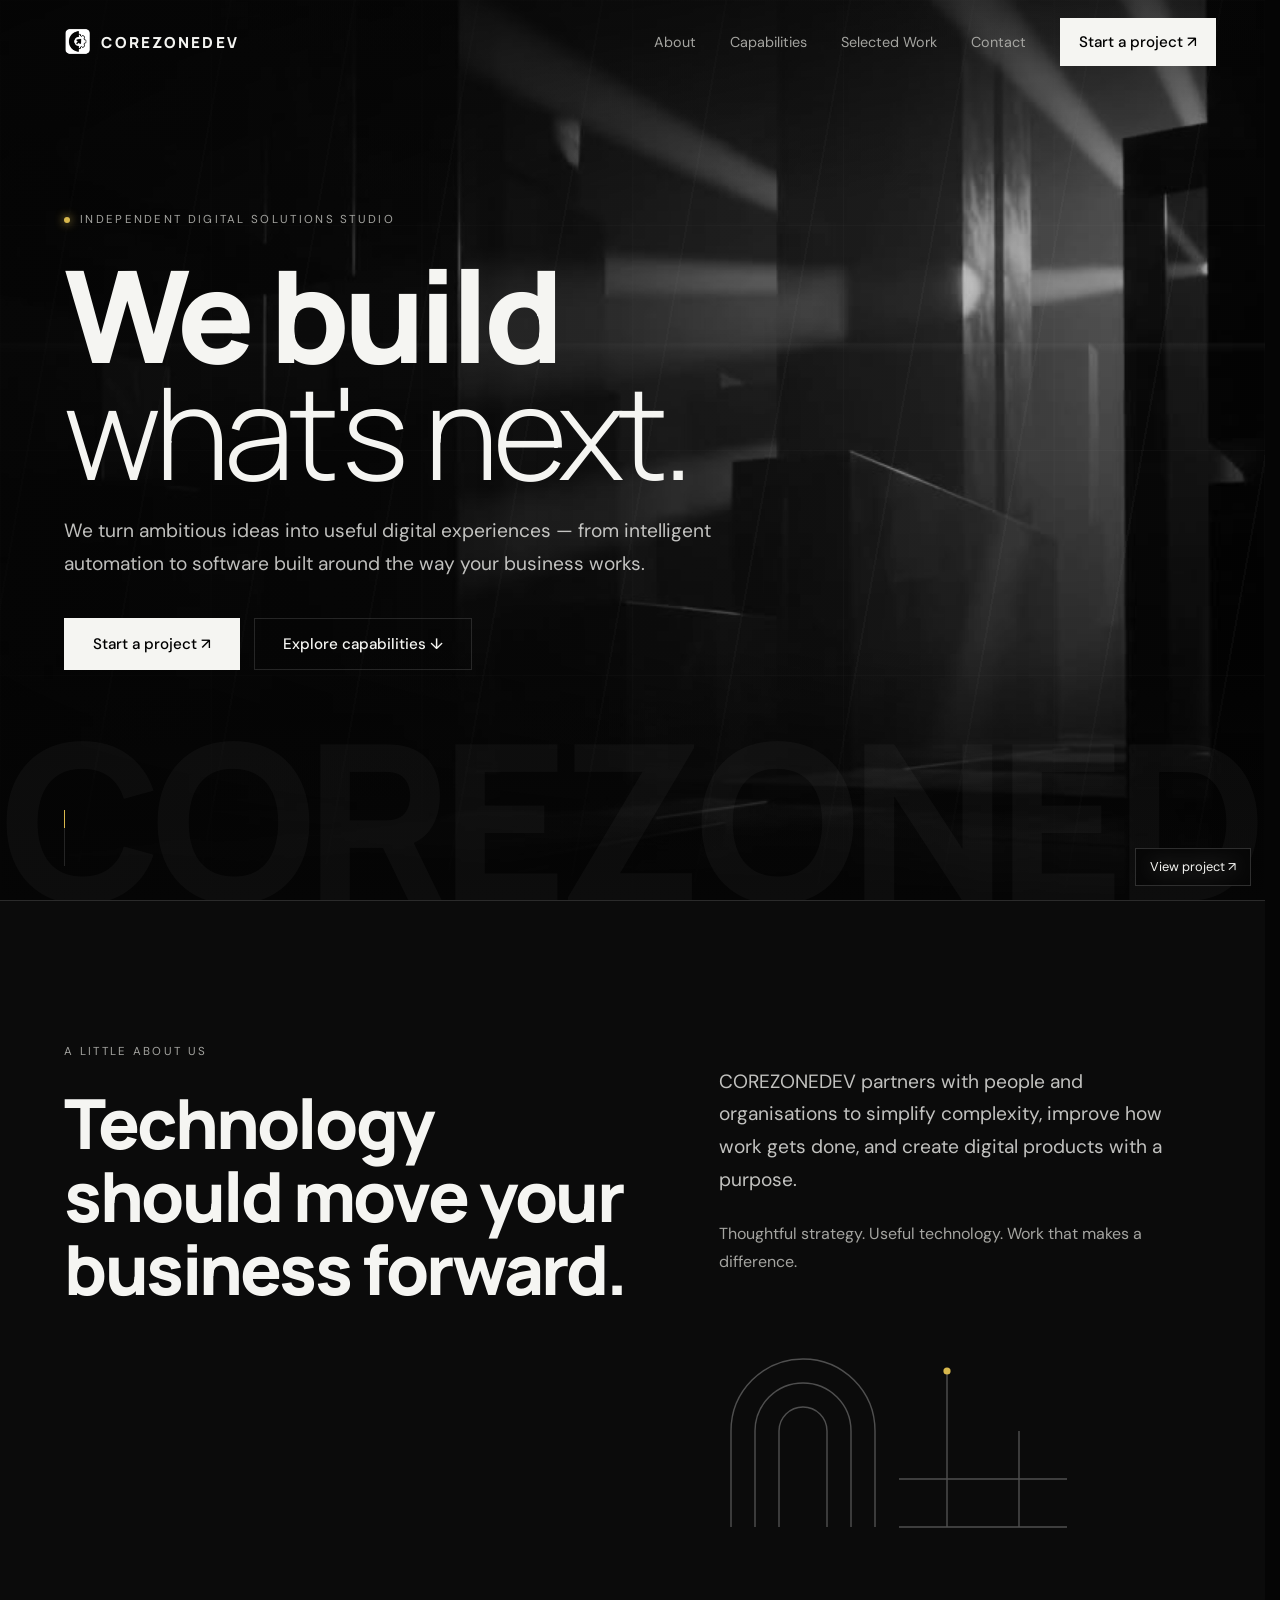
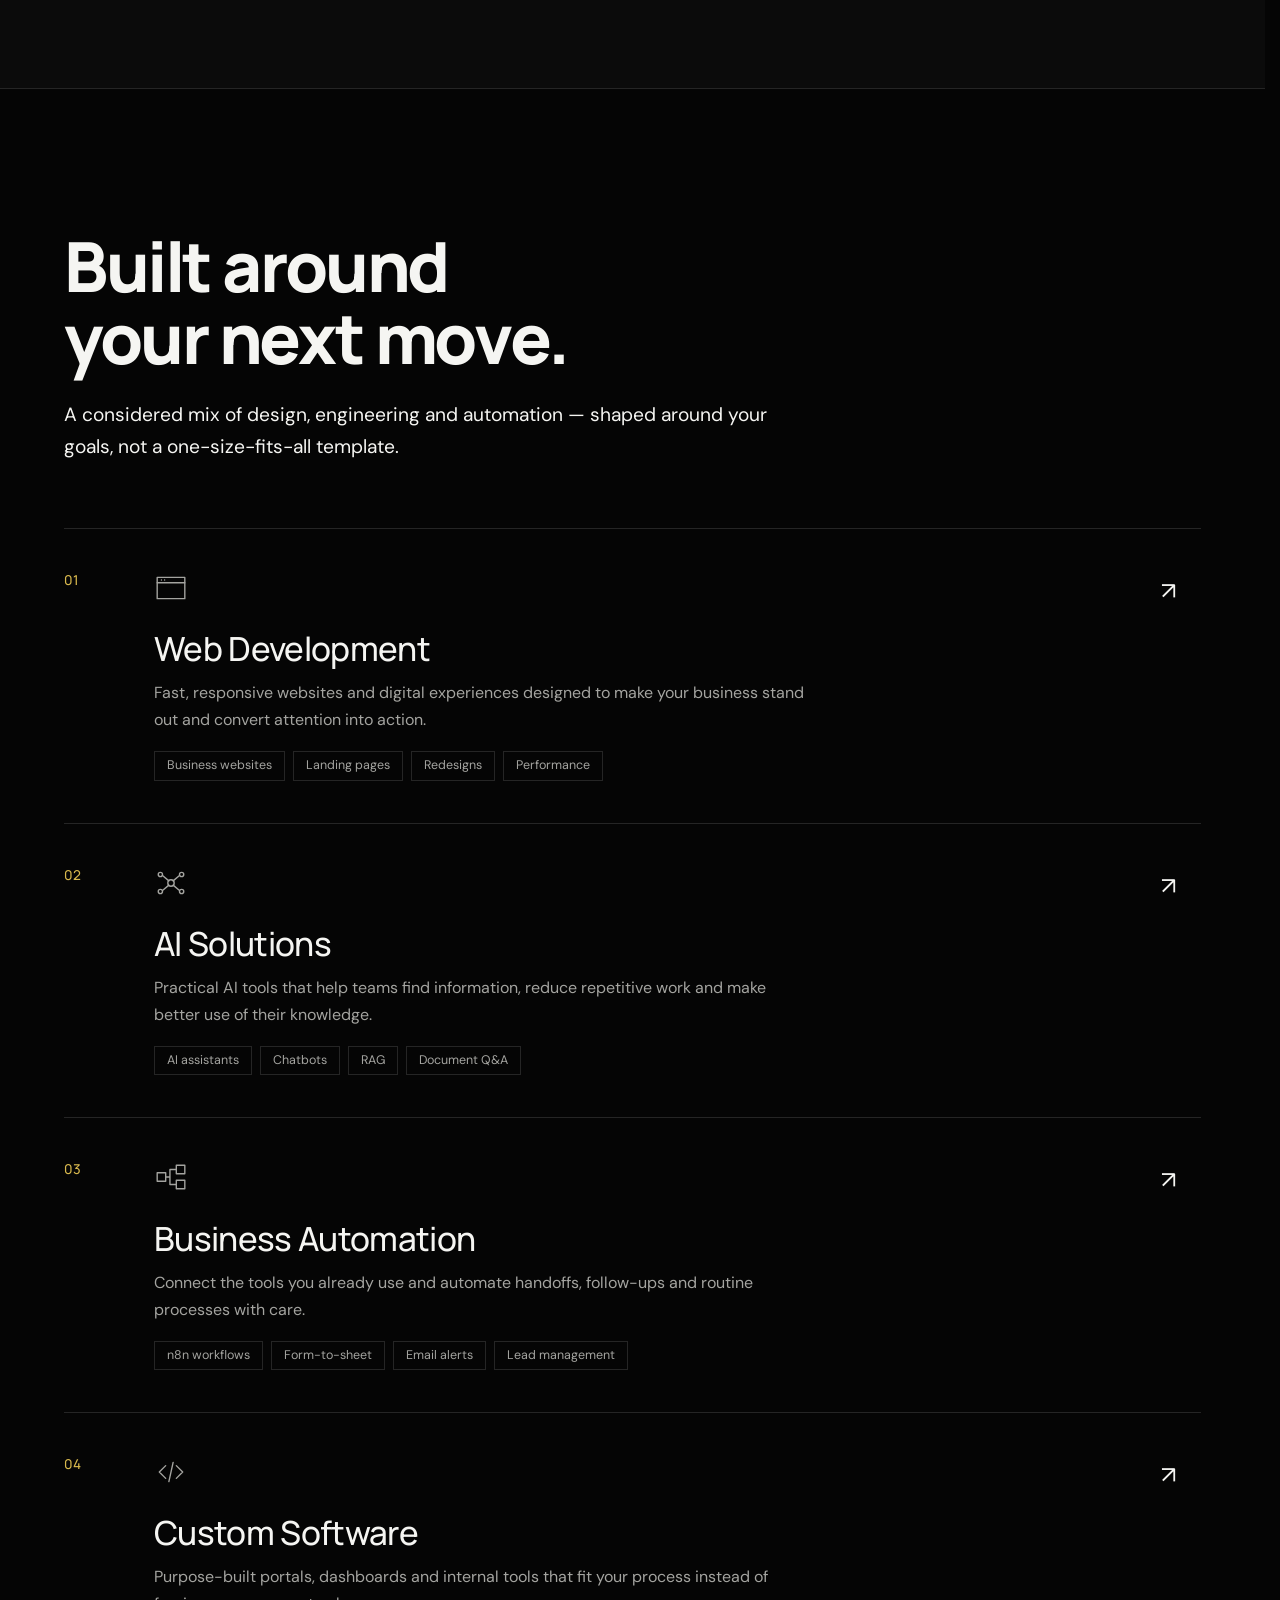
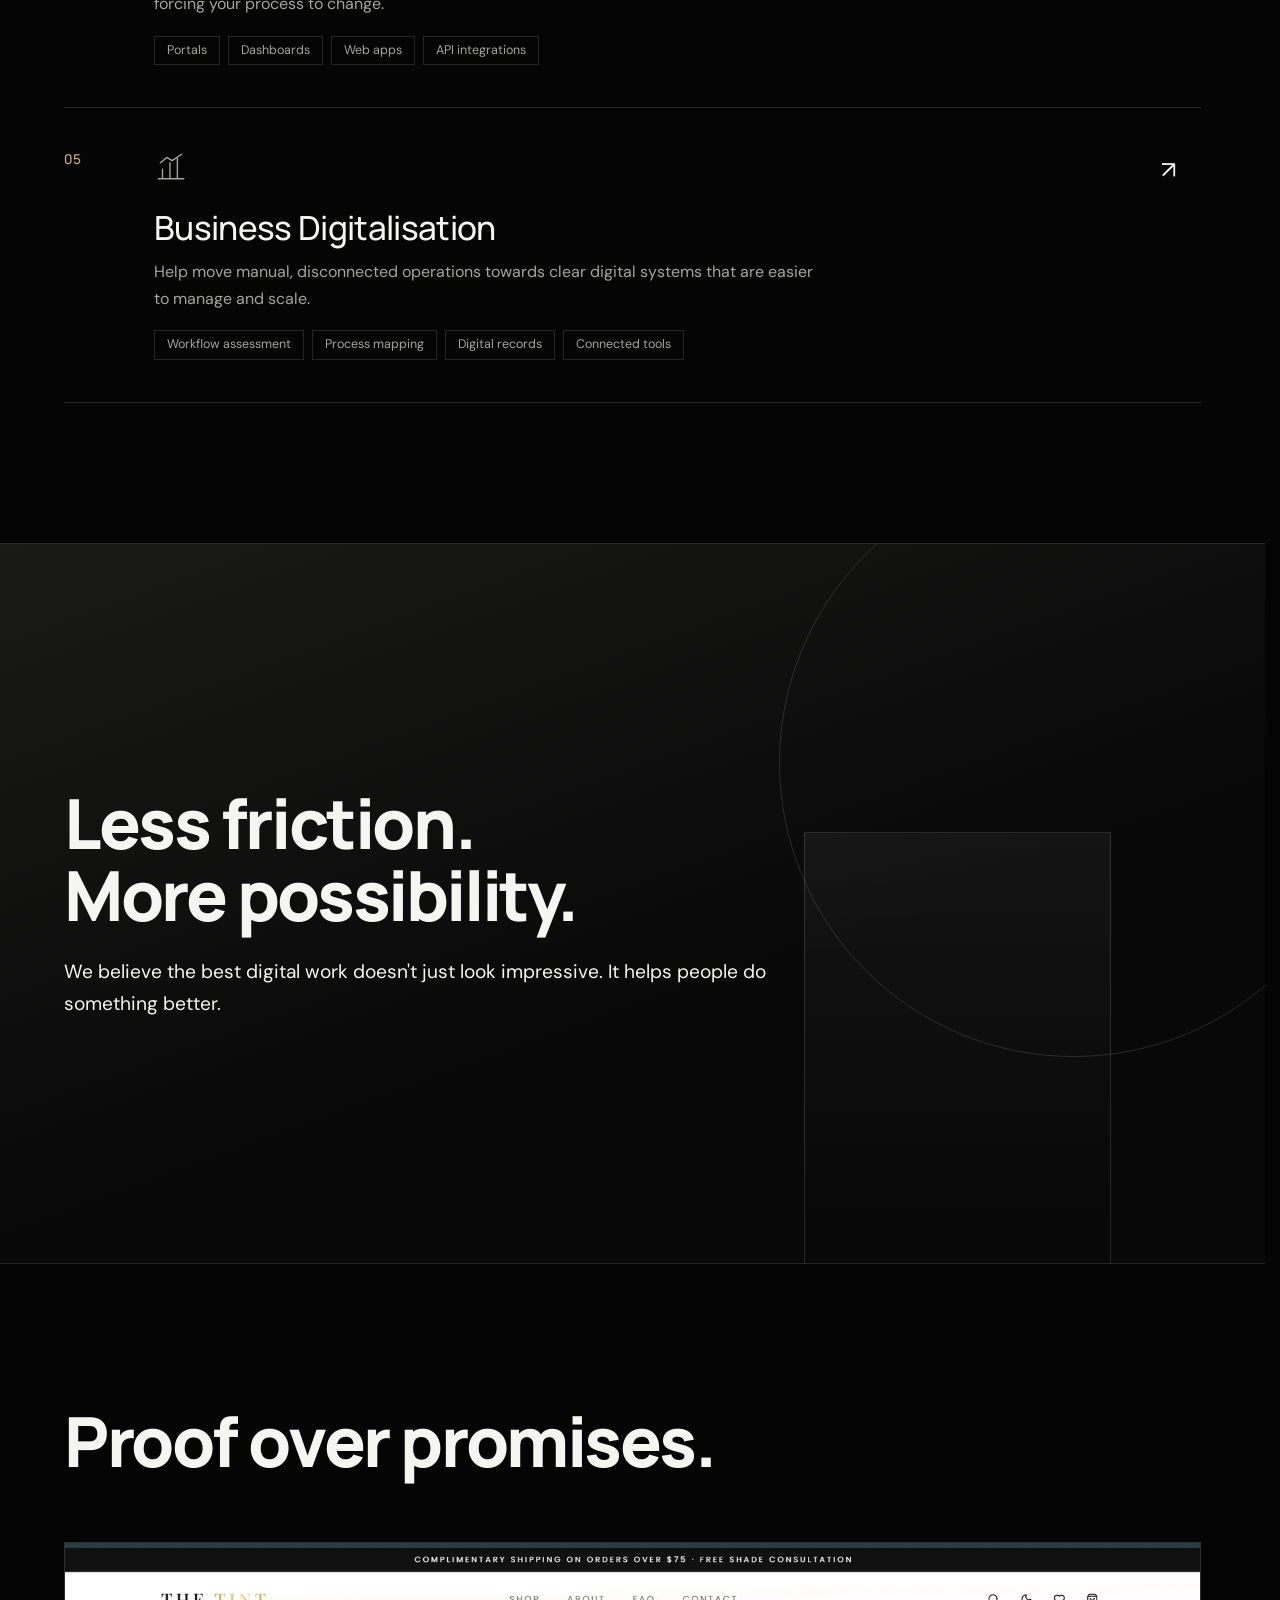
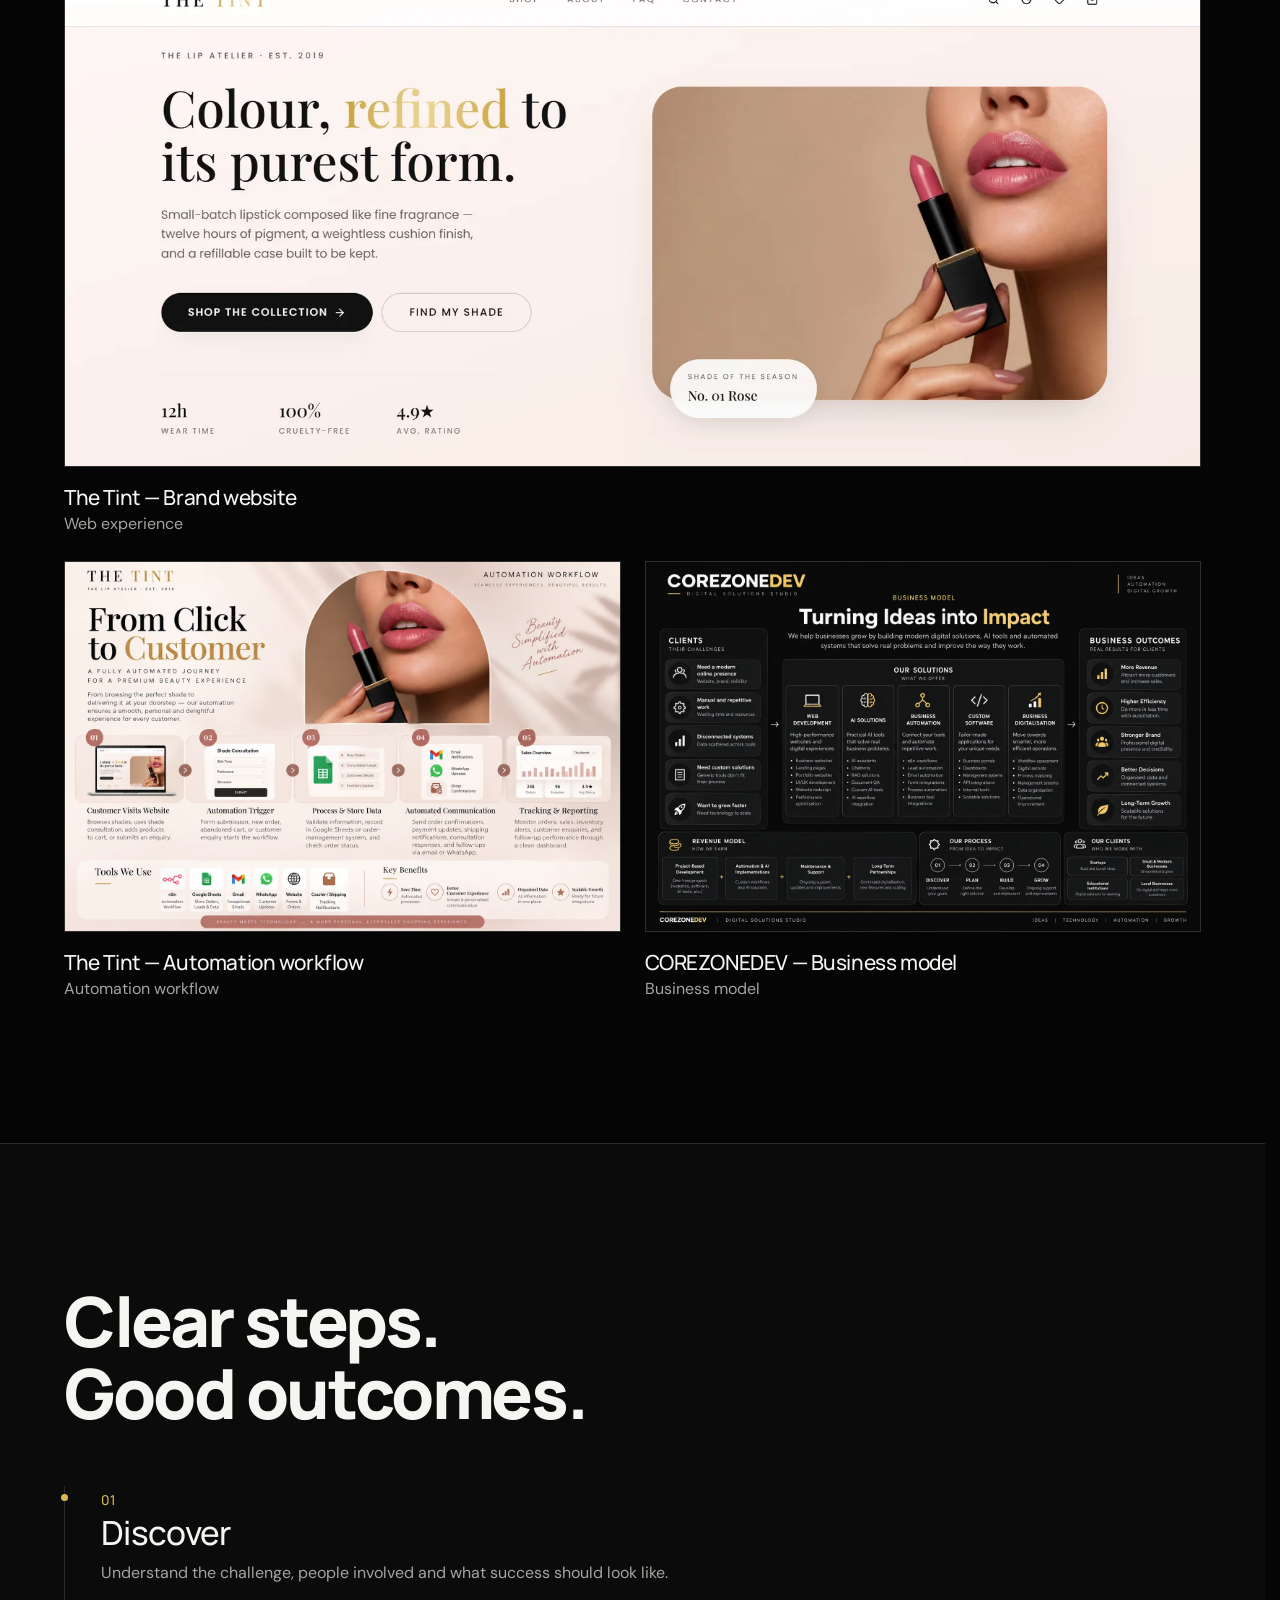
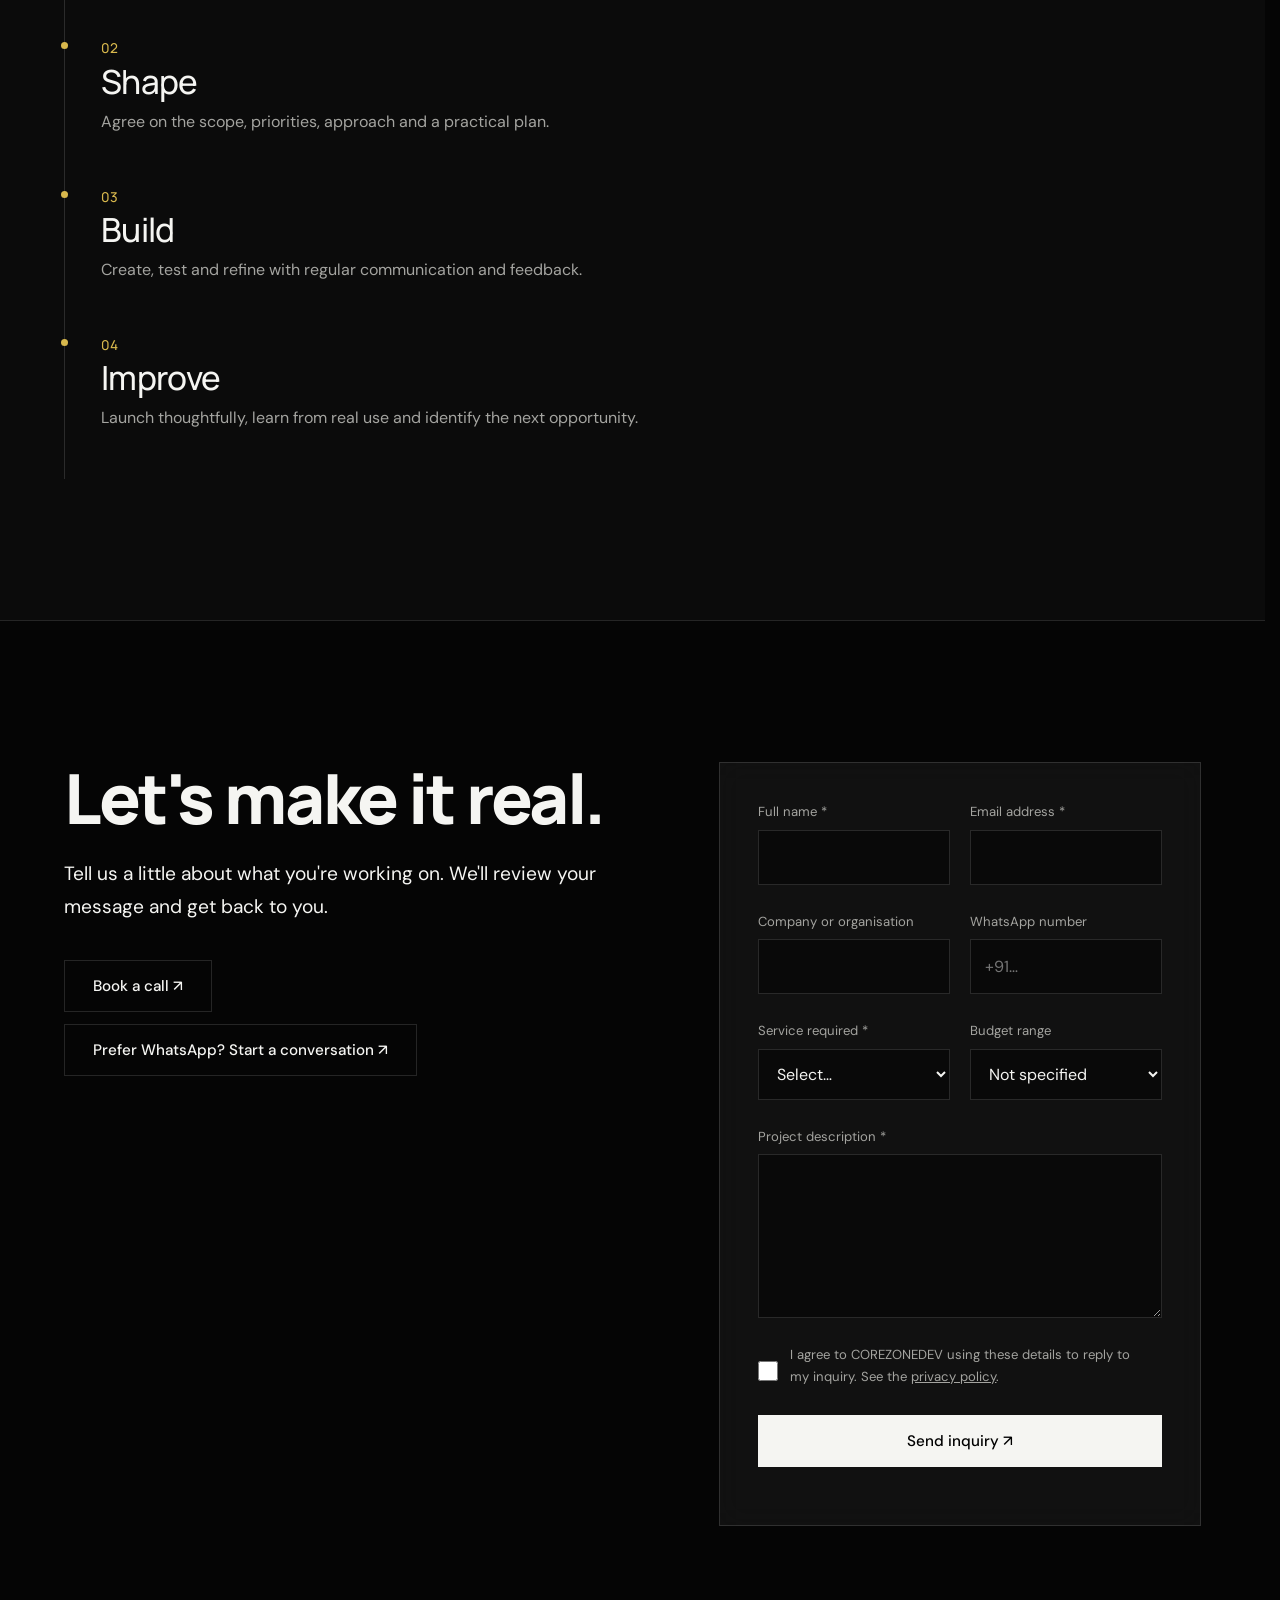
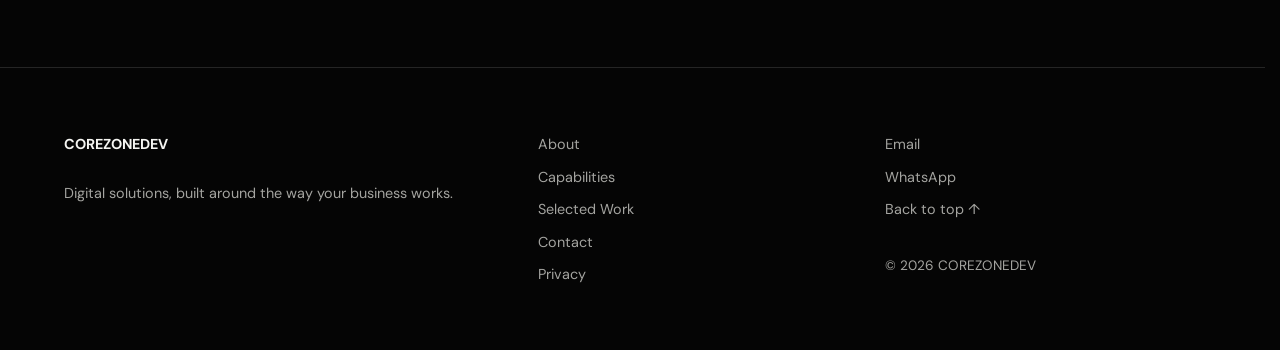
<file: index.html>
<!DOCTYPE html>
<html lang="en">
<head>
<meta charset="utf-8">
<meta name="viewport" content="width=device-width,initial-scale=1">
<title>COREZONEDEV | Web Development, AI &amp; Business Automation</title>
<meta name="description" content="COREZONEDEV helps businesses build modern websites, practical AI solutions, automated workflows and custom digital systems.">
<link rel="canonical" href="https://CONFIRM-DOMAIN.example/">
<meta property="og:title" content="COREZONEDEV | Web Development, AI & Business Automation">
<meta property="og:description" content="Modern websites, practical AI, automation and custom software.">
<meta property="og:type" content="website">
<link rel="icon" href="logo/logowhite.png" type="image/svg+xml">
<link rel="preconnect" href="https://fonts.googleapis.com"><link rel="preconnect" href="https://fonts.gstatic.com" crossorigin>
<link href="https://fonts.googleapis.com/css2?family=DM+Sans:wght@400;500&family=Manrope:wght@300;500;800&display=swap" rel="stylesheet">
<link rel="stylesheet" href="styles.css">
</head>
<body>
<a class="skip" href="#main">Skip to content</a>
<header class="nav" id="nav">
  <a class="brand" href="#top" aria-label="COREZONEDEV home"><img src="assets/logo-white.png" alt="" width="28" height="28"><span>COREZONEDEV</span></a>
  <button class="burger" id="burger" aria-expanded="false" aria-controls="menu" aria-label="Open menu"><i></i><i></i></button>
  <nav id="menu" class="menu" aria-label="Primary">
    <a href="#about">About</a><a href="#capabilities">Capabilities</a><a href="#work">Selected Work</a><a href="#contact">Contact</a>
    <a class="cta sm" href="#contact">Start a project ↗</a>
  </nav>
</header>
<main id="main">
<section class="hero" id="top">
  <div class="hero-bg" data-speed="0.18" style="background:#050505 url(assets/hero-poster.jpg) center/cover">
    <video id="heroVideo" poster="assets/hero-poster.jpg" muted loop playsinline autoplay preload="metadata" aria-hidden="true"><source src="assets/hero.mp4" type="video/mp4"></video>
  </div>
  <div class="grid-lines"></div><div class="shade"></div>
  <div class="hero-in" data-speed="-0.08">
    <p class="eyebrow"><b class="dot"></b>Independent digital solutions studio</p>
    <h1><span>We build</span><span>what's next.</span></h1>
    <p class="lead">We turn ambitious ideas into useful digital experiences — from intelligent automation to software built around the way your business works.</p>
    <div class="row"><a class="cta" href="#contact">Start a project ↗</a><a class="ghost" href="#capabilities">Explore capabilities ↓</a></div>
  </div>
  <div class="giant" aria-hidden="true">COREZONEDEV</div>
  <a class="cue" href="#about" aria-label="Scroll down"><i></i></a>
</section>

<section class="sec split" id="about">
  <div><p class="eyebrow">A little about us</p><h2 class="big rv">Technology should move your business forward.</h2></div>
  <div class="rv"><p class="lead">COREZONEDEV partners with people and organisations to simplify complexity, improve how work gets done, and create digital products with a purpose.</p>
  <p class="quiet">Thoughtful strategy. Useful technology. Work that makes a difference.</p>
  <svg class="arch" viewBox="0 0 300 180" aria-hidden="true"><path d="M10 170V90a60 60 0 0 1 120 0v80M30 170V90a40 40 0 0 1 80 0v80M50 170V90a20 20 0 0 1 40 0v80"/><path d="M150 170h140M150 130h140M190 170V40M250 170V90"/><circle class="pt" cx="190" cy="40" r="3"/></svg></div>
</section>

<section class="sec" id="capabilities">
  <h2 class="big rv">Built around your next move.</h2>
  <p class="lead rv">A considered mix of design, engineering and automation — shaped around your goals, not a one-size-fits-all template.</p>
  <!-- Edit services here. data-service must match a <option> value in the form. -->
  <div class="services">
    <a class="svc rv" href="#contact" data-service="Web development"><span class="n">01</span><div><svg class="ic" viewBox="0 0 32 32" aria-hidden="true"><rect x="3" y="6" width="26" height="20"/><path d="M3 11h26M7 8.5h.01M10 8.5h.01"/></svg><h3>Web Development</h3><p>Fast, responsive websites and digital experiences designed to make your business stand out and convert attention into action.</p><ul><li>Business websites</li><li>Landing pages</li><li>Redesigns</li><li>Performance</li></ul></div><span class="ar">↗</span></a>
    <a class="svc rv" href="#contact" data-service="AI solutions"><span class="n">02</span><div><svg class="ic" viewBox="0 0 32 32" aria-hidden="true"><circle cx="16" cy="16" r="3"/><circle cx="6" cy="8" r="2"/><circle cx="26" cy="8" r="2"/><circle cx="6" cy="24" r="2"/><circle cx="26" cy="24" r="2"/><path d="M8 9l6 5M24 9l-6 5M8 23l6-5M24 23l-6-5"/></svg><h3>AI Solutions</h3><p>Practical AI tools that help teams find information, reduce repetitive work and make better use of their knowledge.</p><ul><li>AI assistants</li><li>Chatbots</li><li>RAG</li><li>Document Q&amp;A</li></ul></div><span class="ar">↗</span></a>
    <a class="svc rv" href="#contact" data-service="Business automation"><span class="n">03</span><div><svg class="ic" viewBox="0 0 32 32" aria-hidden="true"><rect x="3" y="12" width="8" height="8"/><rect x="21" y="5" width="8" height="8"/><rect x="21" y="19" width="8" height="8"/><path d="M11 16h4M15 9v14M15 9h6M15 23h6"/></svg><h3>Business Automation</h3><p>Connect the tools you already use and automate handoffs, follow-ups and routine processes with care.</p><ul><li>n8n workflows</li><li>Form-to-sheet</li><li>Email alerts</li><li>Lead management</li></ul></div><span class="ar">↗</span></a>
    <a class="svc rv" href="#contact" data-service="Custom software"><span class="n">04</span><div><svg class="ic" viewBox="0 0 32 32" aria-hidden="true"><path d="M11 10L5 16l6 6M21 10l6 6-6 6M18 7l-4 18"/></svg><h3>Custom Software</h3><p>Purpose-built portals, dashboards and internal tools that fit your process instead of forcing your process to change.</p><ul><li>Portals</li><li>Dashboards</li><li>Web apps</li><li>API integrations</li></ul></div><span class="ar">↗</span></a>
    <a class="svc rv" href="#contact" data-service="Business digitalisation"><span class="n">05</span><div><svg class="ic" viewBox="0 0 32 32" aria-hidden="true"><path d="M4 27h24M8 27V18M15 27V12M22 27V8M6 12l6-5 5 3 9-6"/></svg><h3>Business Digitalisation</h3><p>Help move manual, disconnected operations towards clear digital systems that are easier to manage and scale.</p><ul><li>Workflow assessment</li><li>Process mapping</li><li>Digital records</li><li>Connected tools</li></ul></div><span class="ar">↗</span></a>
  </div>
</section>

<section class="interlude"><div class="shape a" data-speed="0.15"></div><div class="shape b" data-speed="-0.1"></div>
  <h2 class="big rv">Less friction.<br>More possibility.</h2>
  <p class="lead rv">We believe the best digital work doesn't just look impressive. It helps people do something better.</p></section>

<section class="sec" id="work">
  <h2 class="big rv">Proof over promises.</h2>
  <!-- Add projects: copy an <a class="proj"> card and its data-* attributes -->
  <div class="works">
    <a class="proj wide rv" href="assets/projects/tint-web.webp" data-title="The Tint — Brand website" data-cat="Web experience" data-desc="A brand website for The Tint, a lip atelier: a product-led hero, a shade finder and clear shop navigation." data-alt="The Tint website home page with a lipstick hero image, headline and shop buttons"><div class="ph"><img src="assets/projects/tint-web.webp" alt="The Tint website home page with a lipstick hero image, headline and shop buttons" width="1800" height="832" loading="lazy" decoding="async"><span class="view">View project ↗</span></div><h3>The Tint — Brand website</h3><p>Web experience</p></a>
    <a class="proj rv" href="assets/projects/tint-automation.webp" data-title="The Tint — Automation workflow" data-cat="Automation workflow" data-desc="Workflow design for The Tint, from website visit to customer: a form or order starts n8n, details are stored in Google Sheets, confirmations go out by email and WhatsApp, and activity is tracked in one dashboard." data-alt="Five-step automation workflow infographic for The Tint, with the tools used and key benefits"><div class="ph"><img src="assets/projects/tint-automation.webp" alt="Five-step automation workflow infographic for The Tint, with the tools used and key benefits" width="1536" height="1024" loading="lazy" decoding="async"><span class="view">View project ↗</span></div><h3>The Tint — Automation workflow</h3><p>Automation workflow</p></a>
    <a class="proj rv" href="assets/projects/business-model.webp" data-title="COREZONEDEV — Business model" data-cat="Business model" data-desc="How COREZONEDEV works with clients: the challenges they face, the solutions on offer, our four-step process and the outcomes we aim for." data-alt="COREZONEDEV business model infographic covering client challenges, solutions, process and outcomes"><div class="ph"><img src="assets/projects/business-model.webp" alt="COREZONEDEV business model infographic covering client challenges, solutions, process and outcomes" width="1536" height="1024" loading="lazy" decoding="async"><span class="view">View project ↗</span></div><h3>COREZONEDEV — Business model</h3><p>Business model</p></a>
  </div>
</section>

<section class="sec" id="process">
  <h2 class="big rv">Clear steps. Good outcomes.</h2>
  <ol class="steps">
    <li class="rv"><span class="n">01</span><h3>Discover</h3><p>Understand the challenge, people involved and what success should look like.</p></li>
    <li class="rv"><span class="n">02</span><h3>Shape</h3><p>Agree on the scope, priorities, approach and a practical plan.</p></li>
    <li class="rv"><span class="n">03</span><h3>Build</h3><p>Create, test and refine with regular communication and feedback.</p></li>
    <li class="rv"><span class="n">04</span><h3>Improve</h3><p>Launch thoughtfully, learn from real use and identify the next opportunity.</p></li>
  </ol>
</section>

<section class="sec split" id="contact">
  <div><h2 class="big rv">Let's make it real.</h2>
    <p class="lead rv">Tell us a little about what you're working on. We'll review your message and get back to you.</p>
    <div class="alt rv"><a class="ghost" id="bookBtn" href="#contact" target="_blank" rel="noopener noreferrer">Book a call ↗</a>
    <a class="ghost" id="waBtn" href="#contact" target="_blank" rel="noopener noreferrer">Prefer WhatsApp? Start a conversation ↗</a>
    <p class="quiet small" id="altNote" role="status"></p></div></div>
  <form class="glass rv" id="form" novalidate>
    <div class="f"><label for="name">Full name *</label><input id="name" name="name" autocomplete="name" maxlength="100" required><small class="err" id="e-name"></small></div>
    <div class="f"><label for="email">Email address *</label><input id="email" name="email" type="email" autocomplete="email" maxlength="254" required><small class="err" id="e-email"></small></div>
    <div class="f"><label for="company">Company or organisation</label><input id="company" name="company" maxlength="120"></div>
    <div class="f"><label for="whatsapp">WhatsApp number</label><input id="whatsapp" name="whatsapp" type="tel" inputmode="tel" maxlength="20" placeholder="+91…"><small class="err" id="e-whatsapp"></small></div>
    <div class="f"><label for="service">Service required *</label><select id="service" name="service" required><option value="">Select…</option><option>Web development</option><option>AI solutions</option><option>Business automation</option><option>Custom software</option><option>Business digitalisation</option><option>Not sure yet</option></select><small class="err" id="e-service"></small></div>
    <div class="f"><label for="budget">Budget range</label><select id="budget" name="budget"><option>Not specified</option><option>Under ₹10,000</option><option>₹10,000–₹30,000</option><option>₹30,000–₹75,000</option><option>₹75,000–₹1,50,000</option><option>₹1,50,000+</option><option>Let's discuss</option></select></div>
    <div class="f full"><label for="details">Project description *</label><textarea id="details" name="details" rows="5" maxlength="2000" required></textarea><small class="err" id="e-details"></small></div>
    <input class="hp" name="website" tabindex="-1" autocomplete="off" aria-hidden="true">
    <div class="f full chk"><input id="consent" name="consent" type="checkbox"><label for="consent">I agree to COREZONEDEV using these details to reply to my inquiry. See the <a href="privacy.html" data-privacy>privacy policy</a>.</label><small class="err" id="e-consent"></small></div>
    <button class="cta full" id="submit" type="submit">Send inquiry ↗</button>
    <p class="status full" id="status" role="status" aria-live="polite"></p>
  </form>
</section>
</main>
<footer class="foot">
  <div><strong>COREZONEDEV</strong><p class="quiet">Digital solutions, built around the way your business works.</p></div>
  <nav aria-label="Footer"><a href="#about">About</a><a href="#capabilities">Capabilities</a><a href="#work">Selected Work</a><a href="#contact">Contact</a><a href="privacy.html" data-privacy>Privacy</a></nav>
  <div><a id="mailLink" href="#contact">Email</a><a id="waFoot" href="#contact" target="_blank" rel="noopener noreferrer">WhatsApp</a><a href="#top">Back to top ↑</a><p class="quiet small">© <span id="yr"></span> COREZONEDEV</p></div>
</footer>
<dialog id="projDlg" aria-labelledby="pdT"><div class="dl-body"><p class="eyebrow" id="pdC"></p><h3 id="pdT"></h3><p class="quiet" id="pdD"></p><img id="pdI" alt=""></div><div class="dl-foot"><button class="ghost" type="button" data-close>Close ✕</button></div></dialog>
<dialog id="privDlg" aria-labelledby="pvT"><div class="dl-body"><h3 id="pvT">Privacy policy</h3><h4>What we collect</h4><p>Your name, email address, optional company, WhatsApp number and budget range, the service you're interested in, and the project description you send through the inquiry form.</p>
<h4>Why we collect it</h4><p>Only to reply to your inquiry and discuss your project. We don't use your details for unrelated marketing without your permission.</p>
<h4>Where it's stored</h4><p>In a private Google Sheet, with a notification email sent to the business owner. If you choose to book a call or continue on WhatsApp, those services handle your details under their own policies.</p>
<h4>Keeping and deleting your data</h4><p>We keep inquiries only as long as needed to respond and follow up. To request access to or deletion of your data, contact <span data-mail>the email address listed on this site</span>.</p></div><div class="dl-foot"><button class="ghost" type="button" data-close>Close ✕</button></div></dialog>
<script src="script.js"></script>
</body>
</html>
</file>
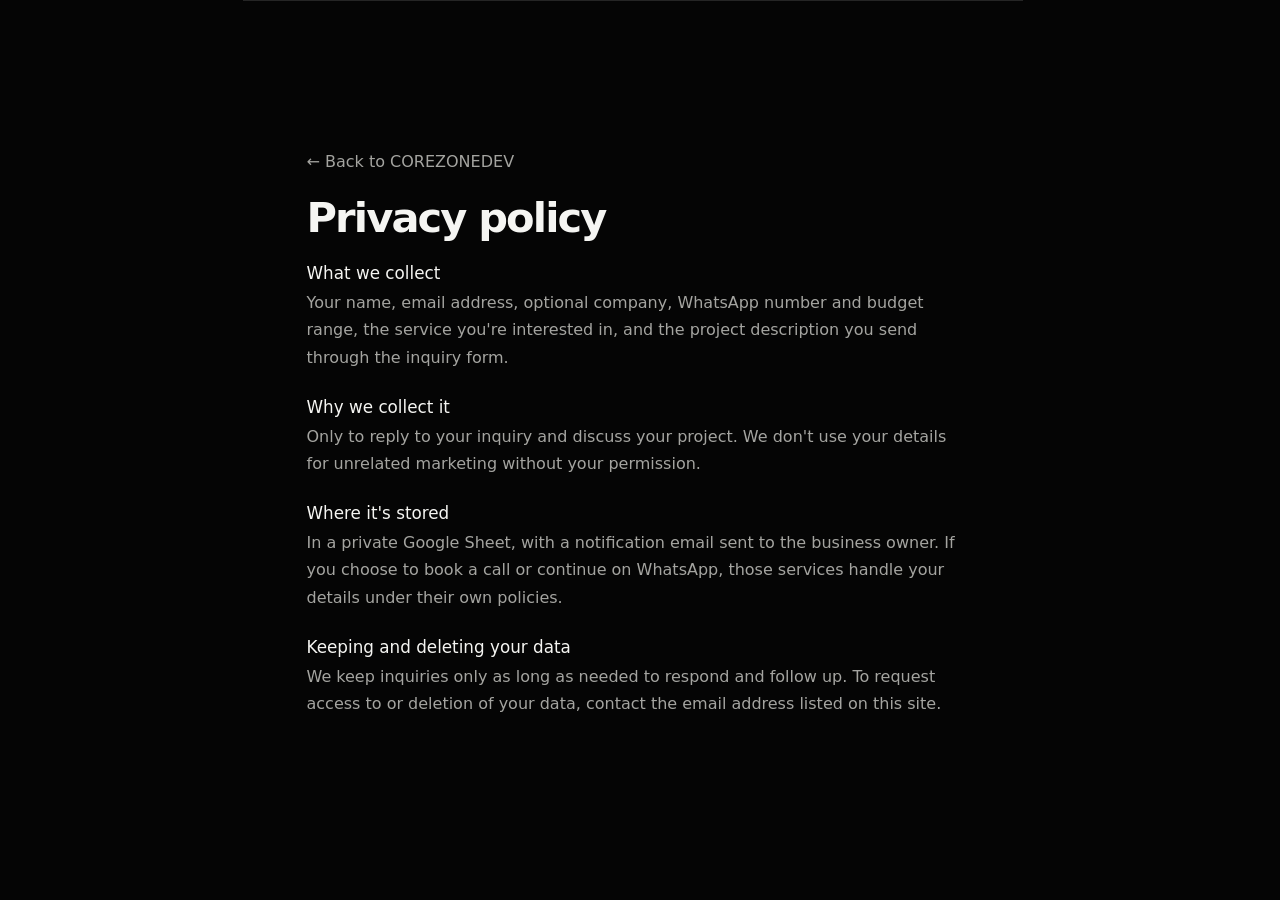
<file: privacy.html>
<!DOCTYPE html><html lang="en"><head><meta charset="utf-8"><meta name="viewport" content="width=device-width,initial-scale=1"><title>Privacy | COREZONEDEV</title><link rel="stylesheet" href="styles.css"></head>
<body><!-- Starter policy: review before launch. Keep in sync with the dialog in index.html. -->
<main class="sec doc" style="max-width:780px;margin:auto"><p><a href="index.html">← Back to COREZONEDEV</a></p><h1 style="font-size:2.6rem;margin:24px 0">Privacy policy</h1><h4>What we collect</h4><p>Your name, email address, optional company, WhatsApp number and budget range, the service you're interested in, and the project description you send through the inquiry form.</p>
<h4>Why we collect it</h4><p>Only to reply to your inquiry and discuss your project. We don't use your details for unrelated marketing without your permission.</p>
<h4>Where it's stored</h4><p>In a private Google Sheet, with a notification email sent to the business owner. If you choose to book a call or continue on WhatsApp, those services handle your details under their own policies.</p>
<h4>Keeping and deleting your data</h4><p>We keep inquiries only as long as needed to respond and follow up. To request access to or deletion of your data, contact <span data-mail>the email address listed on this site</span>.</p></main></body></html>
</file>
<file: styles.css>
:root{--bg:#050505;--bg2:#0b0b0b;--panel:#101010;--tx:#f5f5f2;--tx2:#a4a4a0;--bd:rgba(255,255,255,.13);--y:#d8b84d;--h:'Manrope',system-ui,sans-serif;--b:'DM Sans',system-ui,sans-serif;--pad:clamp(20px,5vw,72px)}
*{box-sizing:border-box;margin:0}html{scrollbar-gutter:stable;scroll-behavior:smooth;scroll-padding-top:84px}
body{background:var(--bg);color:var(--tx);font:400 1rem/1.7 var(--b);-webkit-font-smoothing:antialiased;overflow-x:hidden}
a{color:inherit;text-decoration:none}img{max-width:100%}
:focus-visible{outline:2px solid var(--y);outline-offset:3px}
.skip{position:absolute;left:-999px}.skip:focus{left:12px;top:12px;background:#000;padding:8px 12px;z-index:99}
.nav{position:fixed;inset:0 0 auto;z-index:50;display:flex;align-items:center;justify-content:space-between;padding:18px var(--pad);transition:background .4s,backdrop-filter .4s,border-color .4s;border-bottom:1px solid transparent}
.nav.on{background:rgba(5,5,5,.62);backdrop-filter:blur(16px);-webkit-backdrop-filter:blur(16px);border-color:var(--bd)}
.brand img{height:28px;width:auto}.brand{display:flex;gap:10px;align-items:center;font:800 .95rem var(--h);letter-spacing:.14em}
.menu{display:flex;gap:34px;align-items:center;font-size:.9rem}
.menu a:not(.cta){color:var(--tx2);transition:color .2s}.menu a:not(.cta):hover,.menu a.active{color:var(--tx)}.menu a.active:not(.cta){box-shadow:0 1px 0 var(--y)}.menu a:not(.cta){padding:6px 0}
.burger{display:none;background:none;border:0;width:40px;height:40px;cursor:pointer}
.burger i{display:block;height:1.5px;background:var(--tx);margin:7px 8px;transition:transform .3s}
.burger[aria-expanded=true] i:first-child{transform:translateY(4px) rotate(45deg)}.burger[aria-expanded=true] i:last-child{transform:translateY(-4px) rotate(-45deg)}
.cta,.ghost{display:inline-flex;align-items:center;justify-content:center;gap:8px;padding:15px 28px;font:500 .95rem var(--b);border:1px solid var(--tx);cursor:pointer;transition:background .25s,color .25s,border-color .25s,transform .25s}
.cta{background:var(--tx);color:#000}.cta:hover{background:transparent;color:var(--tx)}.cta.sm{padding:9px 18px}
.ghost{border-color:var(--bd);background:none;color:var(--tx)}.ghost:hover{border-color:var(--y)}
.cta:disabled{opacity:.5;cursor:wait}
.hero{position:relative;min-height:100svh;display:flex;align-items:center;padding:120px var(--pad) 90px;overflow:hidden;
background:radial-gradient(60% 50% at 75% 30%,#2a2a28 0,transparent 70%),linear-gradient(115deg,#111 0,#050505 55%),#050505}
.hero-bg{position:absolute;inset:-10% 0;will-change:transform}
.hero-bg::before{z-index:1;pointer-events:none;content:"";position:absolute;inset:0;background:repeating-linear-gradient(100deg,transparent 0 120px,rgba(255,255,255,.035) 120px 122px),linear-gradient(180deg,transparent 40%,rgba(255,255,255,.05) 40.2%,transparent 41%)}
.hero-bg video{position:absolute;inset:0;width:100%;height:100%;object-fit:cover;filter:grayscale(1) contrast(1.08);opacity:0;transition:opacity 1.2s}.hero-bg video.ready{opacity:1}
.grid-lines{position:absolute;inset:0;background:linear-gradient(var(--bd) 1px,transparent 1px) 0 0/100% 25%,linear-gradient(90deg,var(--bd) 1px,transparent 1px) 0 0/16.66% 100%;opacity:.25;pointer-events:none}
.shade{position:absolute;inset:0;background:linear-gradient(90deg,rgba(5,5,5,.78),rgba(5,5,5,.25) 75%),linear-gradient(0deg,#050505,transparent 28%),linear-gradient(180deg,rgba(5,5,5,.55),transparent 22%)}
.hero-in{position:relative;max-width:900px;will-change:transform}
.eyebrow{display:flex;align-items:center;gap:10px;font-size:.72rem;letter-spacing:.2em;text-transform:uppercase;color:var(--tx2);margin-bottom:26px}
.dot{width:6px;height:6px;border-radius:50%;background:var(--y);box-shadow:0 0 10px var(--y)}
h1{font:800 clamp(3.2rem,10vw,8.5rem)/.92 var(--h);letter-spacing:-.045em}
h1 span{display:block;animation:rise 1.1s cubic-bezier(.2,.7,.2,1) both}h1 span+span{animation-delay:.15s;font-weight:300}
.lead{font-size:clamp(1.02rem,1.5vw,1.25rem);color:var(--tx);opacity:.78;max-width:56ch;margin-top:24px}
.hero .lead,.hero .row{animation:rise 1s .4s both}.hero .row{animation-delay:.55s}
.row{display:flex;flex-wrap:wrap;gap:14px;margin-top:38px}
@keyframes rise{from{opacity:0;transform:translateY(28px)}}
.giant{position:absolute;left:0;right:0;bottom:-.12em;text-align:center;font:800 clamp(4rem,17vw,16rem)/1 var(--h);letter-spacing:-.05em;color:rgba(255,255,255,.035);white-space:nowrap;pointer-events:none}
.cue{position:absolute;left:var(--pad);bottom:34px;width:1px;height:56px;background:var(--bd);overflow:hidden}
.cue i{display:block;width:1px;height:18px;background:var(--y);animation:cue 2.4s infinite}@keyframes cue{from{transform:translateY(-18px)}to{transform:translateY(56px)}}
.sec{padding:clamp(64px,11vw,150px) var(--pad);border-top:1px solid var(--bd)}
.sec:nth-of-type(even){background:var(--bg2)}
.split{display:grid;grid-template-columns:1.2fr 1fr;gap:clamp(32px,6vw,100px);align-items:start}
.big{font:800 clamp(2rem,5.4vw,4.6rem)/1.05 var(--h);letter-spacing:-.035em;max-width:16ch;text-wrap:balance}
.quiet{color:var(--tx2);margin-top:24px}.small{font-size:.85rem}
.orbit{width:120px;margin-top:48px;fill:none;stroke:var(--bd)}.orbit .pt{fill:var(--y);stroke:none;transform-origin:60px 60px;animation:spin 24s linear infinite}@keyframes spin{to{transform:rotate(360deg)}}
.services{margin-top:64px;border-top:1px solid var(--bd)}
.svc{display:grid;grid-template-columns:70px 1fr 40px;gap:20px;padding:42px 0;border-bottom:1px solid var(--bd);transition:padding .35s,background .35s}
.svc:hover{padding-left:18px;background:linear-gradient(90deg,rgba(255,255,255,.04),transparent)}
.n{font:500 .85rem var(--h);color:var(--y)}
h3{font:500 clamp(1.4rem,2.6vw,2.1rem)/1.2 var(--h);letter-spacing:-.02em}
.svc p{color:var(--tx2);max-width:60ch;margin-top:10px}
.svc ul{display:flex;flex-wrap:wrap;gap:8px;list-style:none;padding:0;margin-top:18px}
.svc li{font-size:.78rem;border:1px solid var(--bd);padding:3px 12px;color:var(--tx2)}
.ar{font-size:1.5rem;transition:transform .3s,color .3s}.svc:hover .ar{transform:translate(5px,-5px);color:var(--y)}
.interlude{position:relative;min-height:80vh;display:flex;flex-direction:column;justify-content:center;padding:100px var(--pad);overflow:hidden;background:linear-gradient(160deg,#1a1a19,#080808 60%);border-top:1px solid var(--bd)}
.shape{position:absolute;border:1px solid var(--bd);will-change:transform}.shape.a{width:46vw;height:46vw;right:-8vw;top:-6vw;border-radius:50%}.shape.b{width:24vw;height:60%;right:12vw;bottom:0;background:linear-gradient(180deg,rgba(255,255,255,.05),transparent);border-bottom:0}
.interlude>*:not(.shape){position:relative}
.works{display:grid;grid-template-columns:repeat(12,1fr);gap:24px;margin-top:64px}
.proj{grid-column:span 5}.proj.wide{grid-column:span 7}.proj:nth-child(3){grid-column:4/span 6}
.ph{aspect-ratio:16/10;display:grid;place-items:center;background:repeating-linear-gradient(135deg,#141414 0 14px,#101010 14px 28px);border:1px solid var(--bd);overflow:hidden;transition:transform .6s}
.ph span{font-size:.75rem;color:var(--tx2);text-align:center;padding:12px}.proj:hover .ph{transform:scale(1.02)}
.proj h3{margin-top:18px;font-size:1.3rem}.proj p{color:var(--tx2)}
.steps{list-style:none;padding:0;margin-top:56px;border-left:1px solid var(--bd)}
.steps li{padding:0 0 48px 36px;position:relative;max-width:60ch}.steps li::before{content:"";position:absolute;left:-4px;top:8px;width:7px;height:7px;background:var(--y);border-radius:50%}
.steps p{color:var(--tx2);margin-top:6px}
.alt{margin-top:36px;display:flex;flex-direction:column;align-items:flex-start;gap:12px}
.glass{display:grid;grid-template-columns:1fr 1fr;gap:20px;padding:clamp(22px,3vw,40px);background:rgba(255,255,255,.05);border:1px solid var(--bd);backdrop-filter:blur(14px);-webkit-backdrop-filter:blur(14px)}
.f{display:flex;flex-direction:column;gap:6px}.full{grid-column:1/-1}
label{font-size:.82rem;color:var(--tx2)}
input,select,textarea{width:100%;background:rgba(0,0,0,.45);color:var(--tx);border:1px solid var(--bd);padding:13px 14px;font:inherit;border-radius:0}
input:focus,select:focus,textarea:focus{outline:none;border-color:var(--y);box-shadow:0 0 0 1px var(--y)}
input[aria-invalid=true],select[aria-invalid=true],textarea[aria-invalid=true]{border-color:#e8e8e8;border-style:dashed}
.err{color:#f0d98a;min-height:0;font-size:.8rem}
.chk{flex-direction:row;flex-wrap:wrap;align-items:flex-start;gap:12px}.chk input{width:20px;height:20px;margin-top:3px;accent-color:var(--y)}.chk label{flex:1}.chk a{text-decoration:underline}
.hp{position:absolute;left:-9999px}
.status{color:var(--tx2)}.status a{text-decoration:underline;color:var(--tx)}
.foot{display:grid;grid-template-columns:1.4fr 1fr 1fr;gap:32px;padding:64px var(--pad);border-top:1px solid var(--bd);font-size:.9rem}
.foot nav,.foot div:last-child{display:flex;flex-direction:column;gap:8px}.foot a{color:var(--tx2)}.foot a:hover{color:var(--tx)}
.rv{opacity:0;transform:translateY(24px);transition:opacity .9s,transform .9s}.rv.in{opacity:1;transform:none}
.nojs .rv{opacity:1;transform:none}
@media(max-width:860px){
.split,.foot{grid-template-columns:1fr}.glass{grid-template-columns:1fr}
.burger{display:block}
.menu{position:absolute;top:100%;left:var(--pad);right:var(--pad);flex-direction:column;align-items:flex-start;gap:18px;padding:22px;background:rgba(10,10,10,.92);backdrop-filter:blur(16px);border:1px solid var(--bd);opacity:0;visibility:hidden;transform:translateY(-8px);transition:.3s}
.menu.open{opacity:1;visibility:visible;transform:none}
.svc{grid-template-columns:36px 1fr}.ar{display:none}
.works{display:block}.proj{margin-bottom:36px}
}
@media(prefers-reduced-motion:reduce){*{animation:none!important;transition:none!important;scroll-behavior:auto!important}.rv{opacity:1;transform:none}}

.hero-in{padding-bottom:40px}.cta,.ghost{min-height:48px;text-align:center}
input,select,textarea{font-size:16px;min-height:48px}
.hero{padding-top:110px}
@media(max-width:1024px){.works{gap:18px}.proj,.proj.wide,.proj:nth-child(3){grid-column:span 6}.proj.wide{grid-column:1/-1}.split{grid-template-columns:1fr}.foot{grid-template-columns:1fr 1fr}.foot>div:first-child{grid-column:1/-1}}
@media(max-width:860px){.works{display:grid;grid-template-columns:1fr}.proj,.proj.wide,.proj:nth-child(3){grid-column:auto;margin:0 0 20px}
.hero{align-items:flex-end;padding-bottom:96px}.row .cta,.row .ghost{flex:1 1 100%}.alt a{width:100%}.cue{display:none}
.svc{padding:30px 0}.svc:hover{padding-left:0;background:none}.foot{grid-template-columns:1fr}.interlude{min-height:60vh}.shape.a{width:80vw;height:80vw}.shape.b{display:none}}
@media(max-width:400px){h1{font-size:2.9rem}.glass{padding:18px}.brand span{font-size:.8rem;letter-spacing:.1em}}
@media(hover:none){.svc:hover .ar,.proj:hover .ph{transform:none}}

.ic{width:34px;height:34px;fill:none;stroke:var(--tx2);stroke-width:1.3;stroke-linecap:round;stroke-linejoin:round;margin-bottom:16px;transition:stroke .3s}.svc:hover .ic{stroke:var(--y)}
.arch{width:min(100%,360px);margin-top:48px;fill:none;stroke:rgba(255,255,255,.28);stroke-width:1.2}.arch .pt{fill:var(--y);stroke:none}
.works .proj,.works .proj:nth-child(3){grid-column:span 6}.works .proj.wide{grid-column:1/-1}
.works .ph{aspect-ratio:3/2;padding:0;background:var(--panel)}.works .wide .ph{aspect-ratio:1896/876}
.ph img{width:100%;height:100%;object-fit:cover;display:block;transition:transform .8s}.proj:hover .ph{transform:none}.proj:hover .ph img{transform:scale(1.03)}
.ph .view{position:absolute;right:14px;bottom:14px;padding:7px 14px;font-size:.8rem;color:var(--tx);background:rgba(5,5,5,.6);backdrop-filter:blur(10px);-webkit-backdrop-filter:blur(10px);border:1px solid var(--bd)}
.proj:hover .view{border-color:var(--y)}
@media(max-width:860px){.works .proj,.works .proj.wide,.works .proj:nth-child(3){grid-column:auto}}
body.lock{overflow:hidden}
dialog{width:min(1000px,94vw);max-height:92dvh;margin:auto;padding:0;border:1px solid var(--bd);background:rgba(12,12,12,.97);color:var(--tx)}
dialog[open]{display:flex;flex-direction:column;animation:rise .35s both}
dialog::backdrop{background:rgba(0,0,0,.74);backdrop-filter:blur(6px)}
.dl-body{overflow:auto;flex:1;padding:clamp(20px,3vw,40px);overscroll-behavior:contain}
.dl-body img{display:block;width:100%;height:auto;margin-top:24px;border:1px solid var(--bd)}
.dl-body h4,.doc h4{font:500 1.05rem var(--h);margin-top:26px}.dl-body p,.doc p{color:var(--tx2);margin-top:6px}.dl-body .eyebrow{margin-bottom:12px}
.dl-foot{display:flex;justify-content:flex-end;padding:14px clamp(20px,3vw,40px);border-top:1px solid var(--bd)}
</file>
